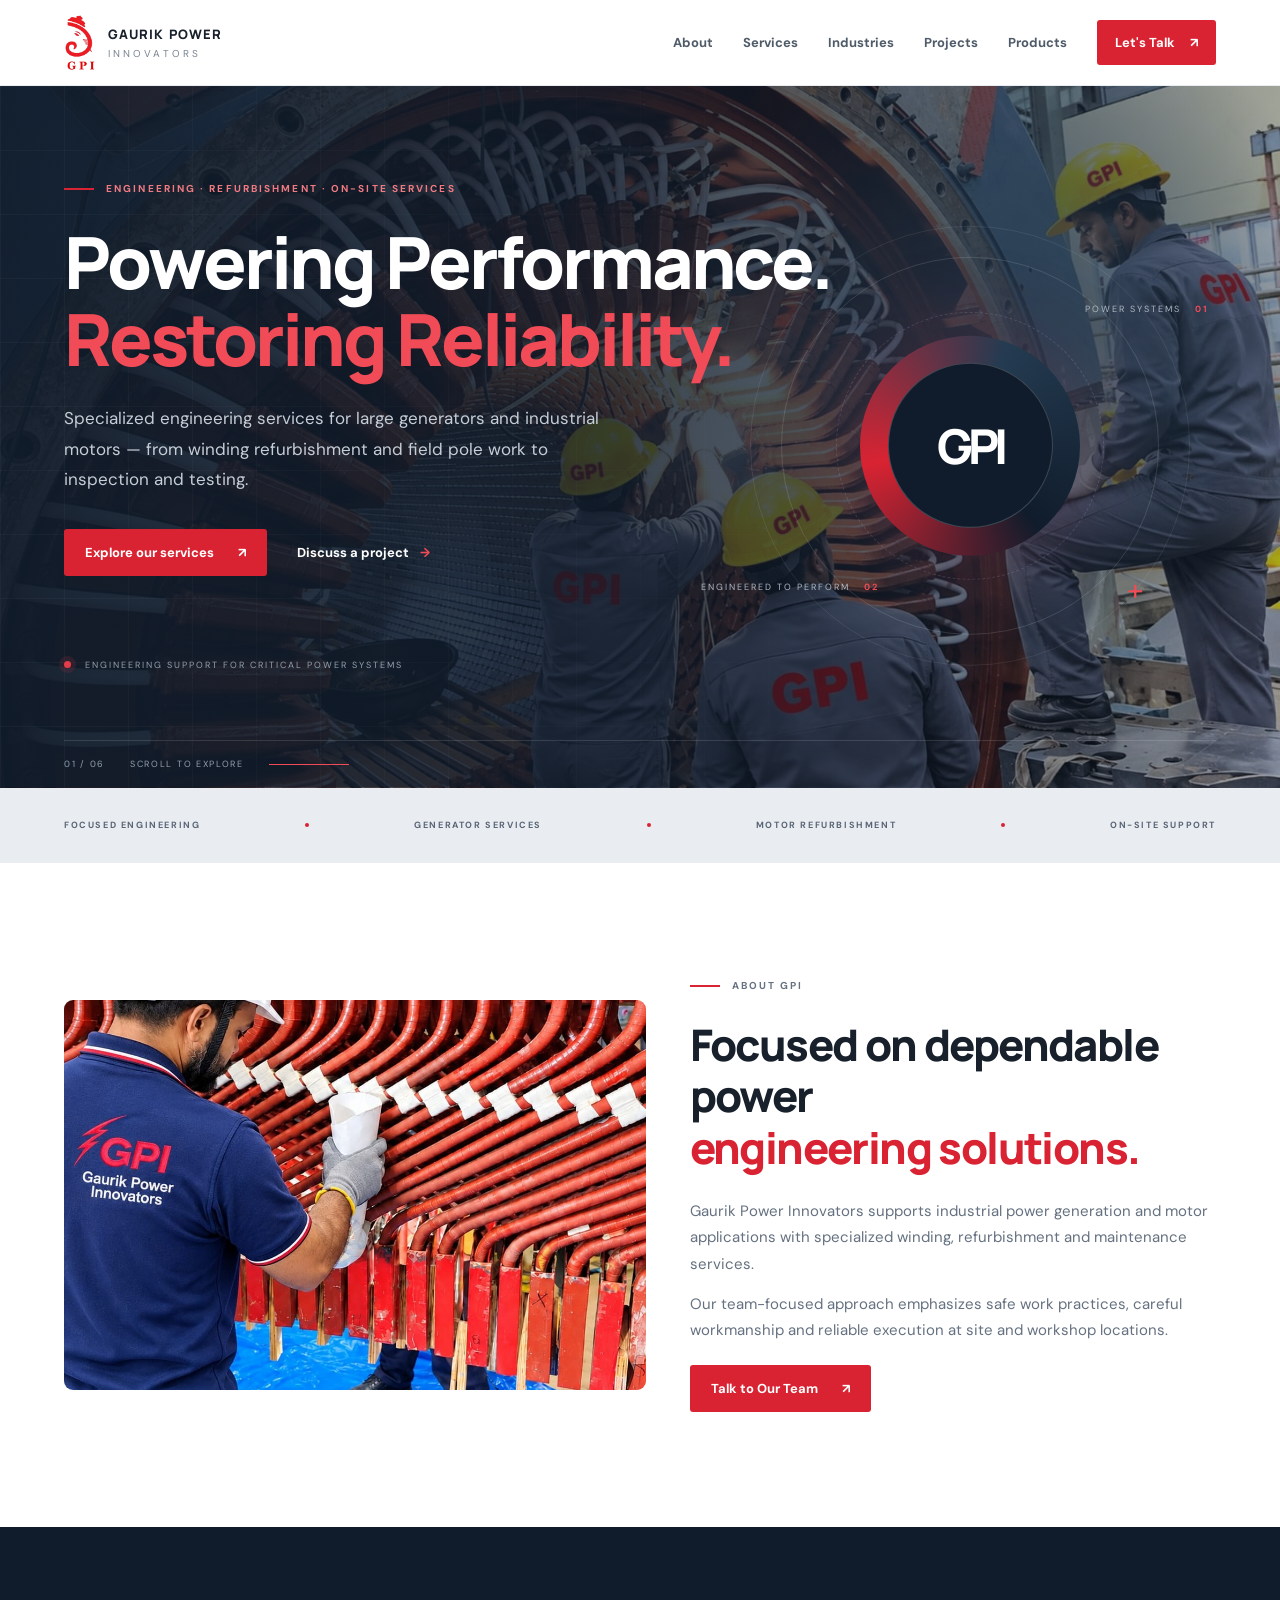
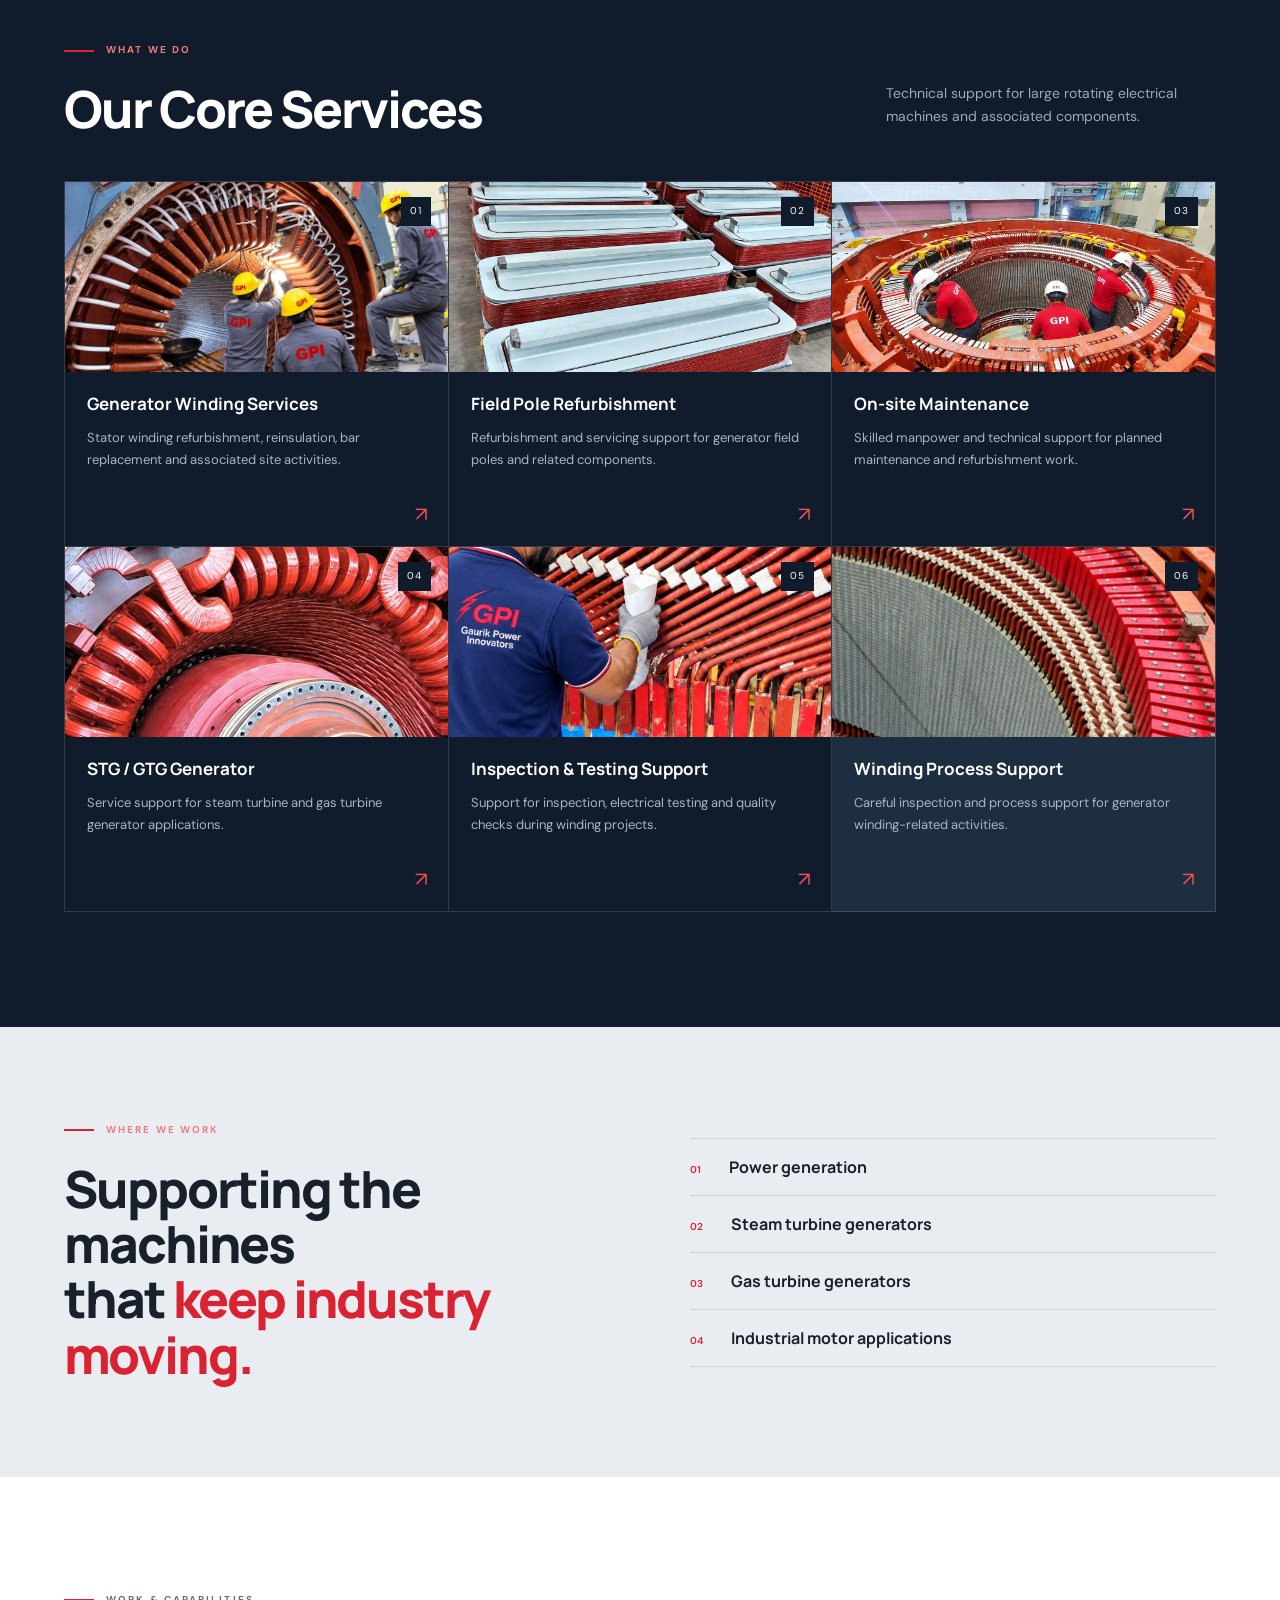
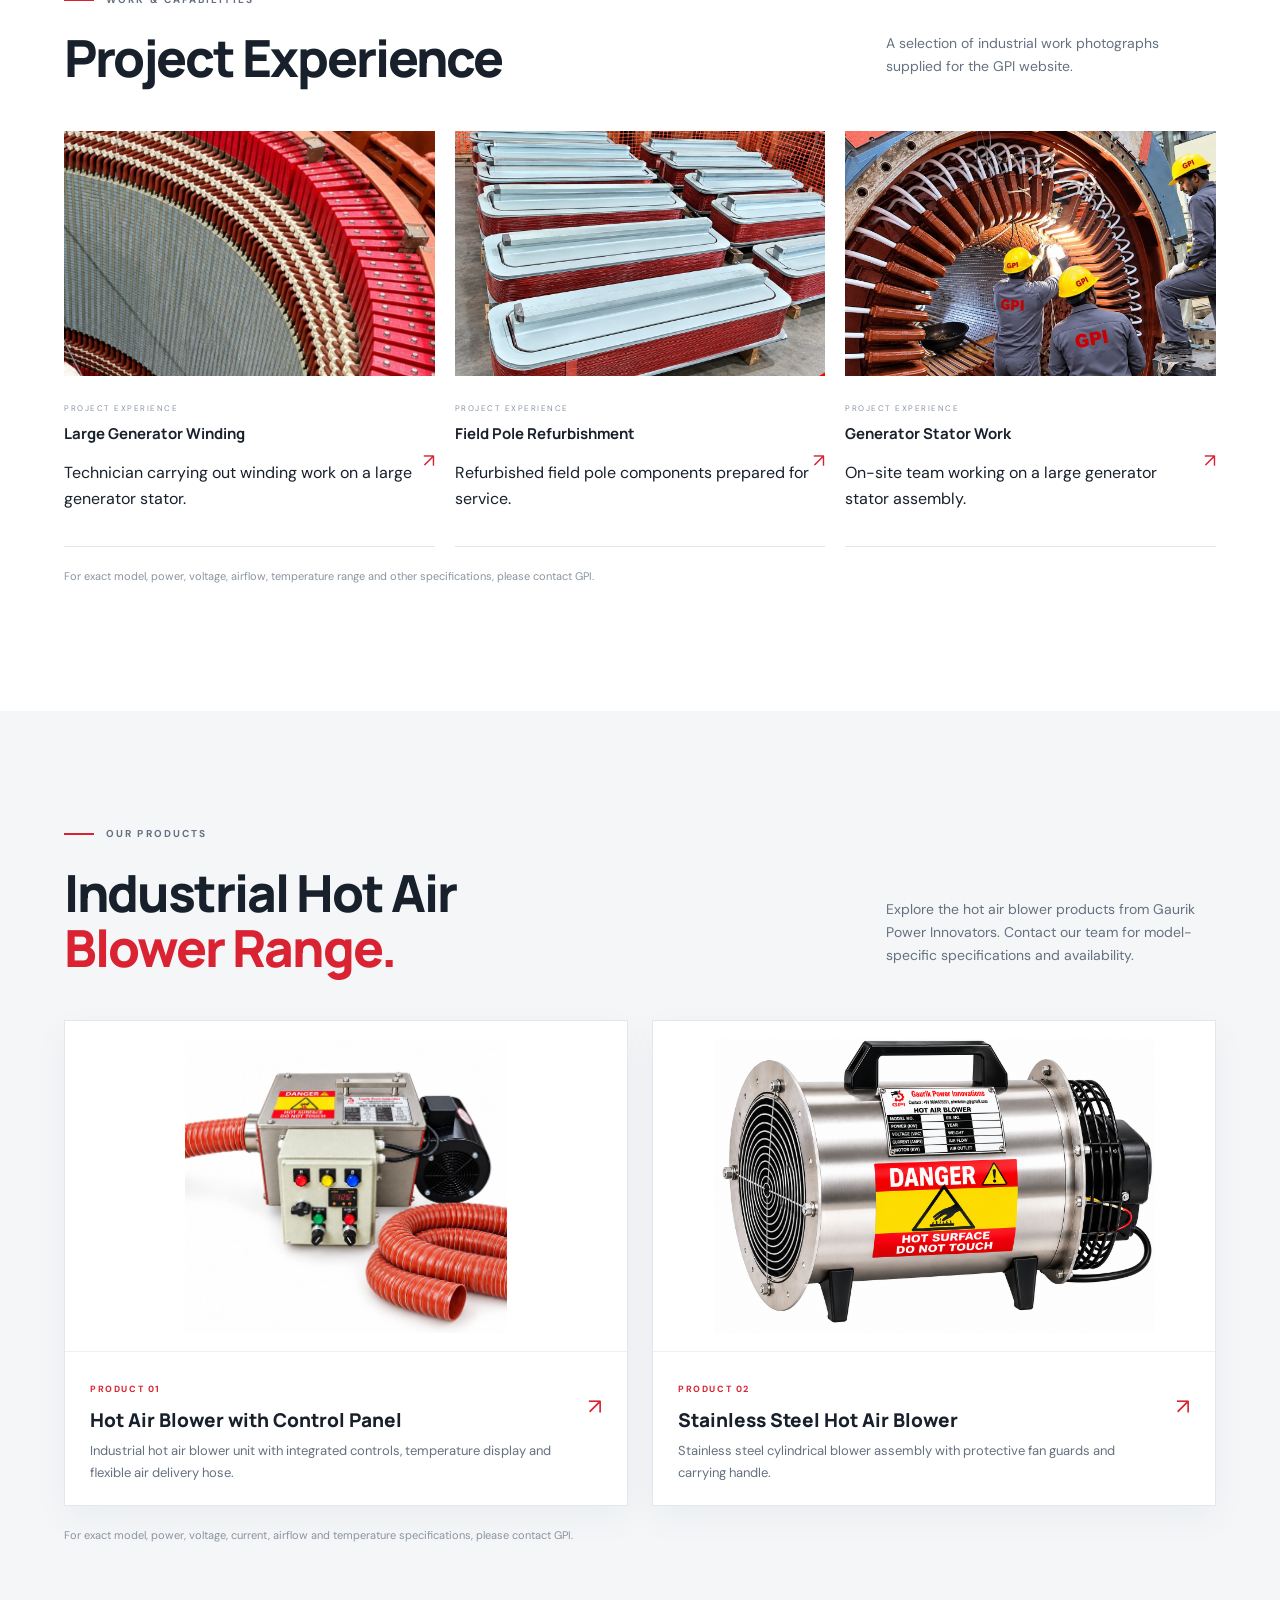
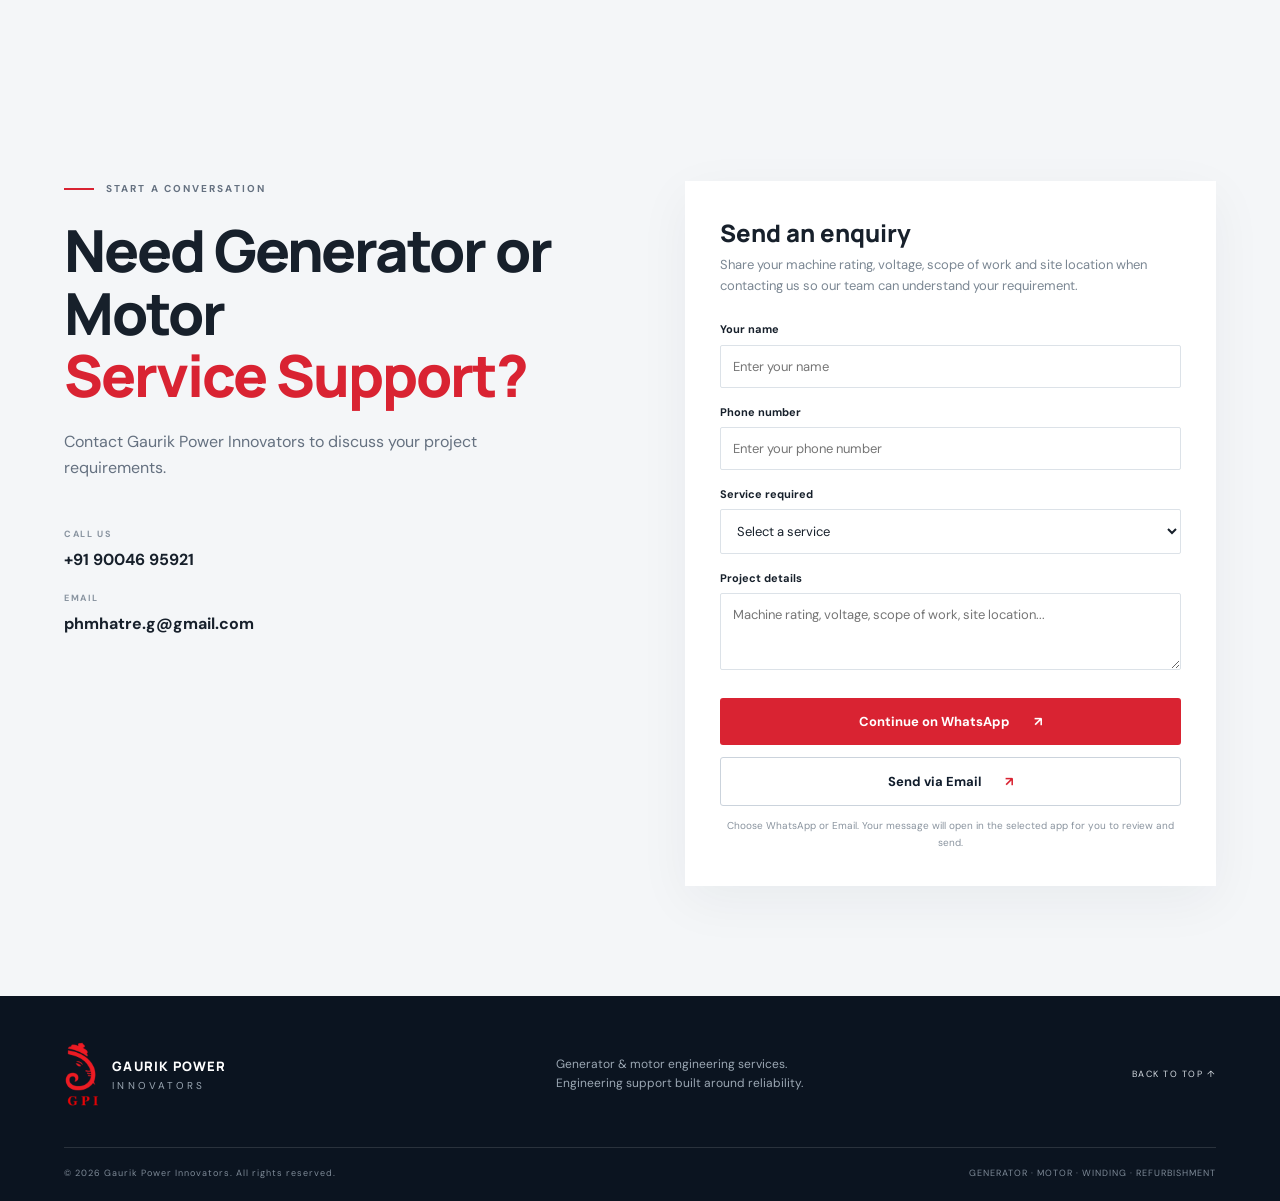
<file: index.html>
<!doctype html>
<html lang="en">
<head>
  <meta charset="utf-8">
  <meta name="viewport" content="width=device-width, initial-scale=1">
  <meta name="description" content="Gaurik Power Innovators provides generator winding, field pole refurbishment, industrial motor and on-site engineering support.">
  <meta name="theme-color" content="#101c2b">
  <title>Gaurik Power Innovators | Generator & Motor Engineering</title>
  <link rel="icon" href="static/images/gpi-favicon.png" type="image/png">
  <link rel="preconnect" href="https://fonts.googleapis.com">
  <link rel="preconnect" href="https://fonts.gstatic.com" crossorigin>
  <link href="https://fonts.googleapis.com/css2?family=DM+Sans:wght@400;500;600;700&family=Manrope:wght@400;500;600;700;800&display=swap" rel="stylesheet">
  <link rel="stylesheet" href="static/css/style.css">
  <script type="application/ld+json">
  {
    "@context": "https://schema.org",
    "@type": "Organization",
    "name": "Gaurik Power Innovators",
    "description": "Generator and motor engineering services including winding refurbishment, field pole refurbishment, inspection, testing and on-site maintenance support.",
    "email": "phmhatre.g@gmail.com",
    "telephone": "+91 9004695921"
  }
  </script>
</head>
<body>
<header class="site-header" id="top">
  <div class="container nav-wrap">
    <a class="brand" href="#top" aria-label="Gaurik Power Innovators home">
      <img class="brand-logo" src="static/images/gpi-official-logo.png" alt="GPI official logo">
      <span class="brand-copy"><strong>GAURIK POWER</strong><small>INNOVATORS</small></span>
    </a>
    <button class="menu-toggle" aria-label="Open navigation" aria-expanded="false"><span></span><span></span><span></span></button>
    <nav class="main-nav" aria-label="Main navigation">
      <a href="#about">About</a><a href="#services">Services</a><a href="#industries">Industries</a><a href="#projects">Projects</a><a href="#products">Products</a>
      <a class="nav-cta" href="#contact">Let's Talk <span>↗</span></a>
    </nav>
  </div>
</header>

<main>
<section class="hero">
  <div class="hero-grid"></div>
  <div class="container hero-content">
    <div class="eyebrow"><span class="eyebrow-line"></span> ENGINEERING · REFURBISHMENT · ON-SITE SERVICES</div>
    <h1>Powering Performance.<br><em>Restoring Reliability.</em></h1>
    <p class="hero-lead">Specialized engineering services for large generators and industrial motors — from winding refurbishment and field pole work to inspection and testing.</p>
    <div class="hero-actions">
      <a class="button button-primary" href="#services">Explore our services <span>↗</span></a>
      <a class="text-link" href="#contact">Discuss a project <span>→</span></a>
    </div>
    <div class="hero-note"><span class="pulse"></span> ENGINEERING SUPPORT FOR CRITICAL POWER SYSTEMS</div>
  </div>
  <div class="hero-art" aria-hidden="true">
    <div class="orbit orbit-one"></div><div class="orbit orbit-two"></div>
    <div class="core"><div class="core-inner">GPI</div></div>
    <div class="art-label label-top">POWER SYSTEMS <b>01</b></div>
    <div class="art-label label-bottom">ENGINEERED TO PERFORM <b>02</b></div>
    <div class="art-cross">+</div>
  </div>
  <div class="hero-bottom"><span>01 / 06</span><span>SCROLL TO EXPLORE</span><span class="scroll-line"></span></div>
</section>

<section class="trust-strip">
  <div class="container trust-inner">
    <span>FOCUSED ENGINEERING</span><i></i><span>GENERATOR SERVICES</span><i></i><span>MOTOR REFURBISHMENT</span><i></i><span>ON-SITE SUPPORT</span>
  </div>
</section>

<section class="section about-section" id="about">
  <div class="container about-feature">
    <div class="about-feature-image">
      <img src="static/images/winding-inspection-technician.jpg" alt="Gaurik Power Innovators technician working on generator winding" loading="lazy">
    </div>
    <div class="about-feature-copy">
      <div class="eyebrow dark"><span class="eyebrow-line"></span> ABOUT GPI</div>
      <h2>Focused on dependable power<br><em>engineering solutions.</em></h2>
      <p>Gaurik Power Innovators supports industrial power generation and motor applications with specialized winding, refurbishment and maintenance services.</p>
      <p>Our team-focused approach emphasizes safe work practices, careful workmanship and reliable execution at site and workshop locations.</p>
      <a class="button button-primary" href="#contact">Talk to Our Team <span>↗</span></a>
    </div>
  </div>
</section>

<section class="section services-section" id="services">
  <div class="container">
    <div class="section-heading">
      <div><div class="eyebrow"><span class="eyebrow-line"></span> WHAT WE DO</div><h2>Our Core Services</h2></div>
      <p>Technical support for large rotating electrical machines and associated components.</p>
    </div>
    <div class="service-grid">
      <article class="service-card"><div class="service-number">01</div><img class="service-image" src="static/images/generator-stator-team.jpg" alt="Generator stator winding work" loading="lazy"><div class="service-icon">⌁</div><h3>Generator Winding Services</h3><p>Stator winding refurbishment, reinsulation, bar replacement and associated site activities.</p><a href="#contact" aria-label="Enquire about generator winding services">↗</a></article>
      <article class="service-card"><div class="service-number">02</div><img class="service-image" src="static/images/field-pole-refurbishment.jpg" alt="Field pole refurbishment components" loading="lazy"><div class="service-icon">◈</div><h3>Field Pole Refurbishment</h3><p>Refurbishment and servicing support for generator field poles and related components.</p><a href="#contact" aria-label="Enquire about field pole refurbishment">↗</a></article>
      <article class="service-card"><div class="service-number">03</div><img class="service-image" src="static/images/large-generator-winding.jpg" alt="On-site generator maintenance team" loading="lazy"><div class="service-icon">⚙</div><h3>On-site Maintenance</h3><p>Skilled manpower and technical support for planned maintenance and refurbishment work.</p><a href="#contact" aria-label="Enquire about on-site maintenance">↗</a></article>
      <article class="service-card"><div class="service-number">04</div><img class="service-image" src="static/images/stg-gtg-generator.jpg" alt="STG and GTG generator assembly" loading="lazy"><div class="service-icon">◉</div><h3>STG / GTG Generator</h3><p>Service support for steam turbine and gas turbine generator applications.</p><a href="#contact" aria-label="Enquire about STG and GTG services">↗</a></article>
      <article class="service-card"><div class="service-number">05</div><img class="service-image" src="static/images/winding-inspection-technician.jpg" alt="Generator winding inspection" loading="lazy"><div class="service-icon">⌕</div><h3>Inspection & Testing Support</h3><p>Support for inspection, electrical testing and quality checks during winding projects.</p><a href="#contact" aria-label="Enquire about inspection and testing">↗</a></article>
      <article class="service-card service-card-dark"><div class="service-number">06</div><img class="service-image" src="static/images/generator-winding-technician.jpg" alt="Generator winding process work" loading="lazy"><div class="service-icon">✳</div><h3>Winding Process Support</h3><p>Careful inspection and process support for generator winding-related activities.</p><a href="#contact" aria-label="Enquire about winding process support">↗</a></article>
    </div>
  </div>
</section>

<section class="industries-section" id="industries">
  <div class="container industries-inner">
    <div><div class="eyebrow"><span class="eyebrow-line"></span> WHERE WE WORK</div><h2>Supporting the machines<br>that <em>keep industry moving.</em></h2></div>
    <div class="industry-list"><div><span>01</span> Power generation</div><div><span>02</span> Steam turbine generators</div><div><span>03</span> Gas turbine generators</div><div><span>04</span> Industrial motor applications</div></div>
  </div>
</section>

<section class="section projects-section" id="projects">
  <div class="container">
    <div class="section-heading">
      <div><div class="eyebrow dark"><span class="eyebrow-line"></span> WORK & CAPABILITIES</div><h2>Project Experience</h2></div>
      <p>A selection of industrial work photographs supplied for the GPI website.</p>
    </div>
    <div class="project-grid">
      <article class="project-card"><div class="project-visual"><img src="static/images/generator-winding-technician.jpg" alt="Technician working on the red winding sections of a large generator stator" loading="lazy"></div><div class="project-caption"><div><small>PROJECT EXPERIENCE</small><h3>Large Generator Winding</h3><p>Technician carrying out winding work on a large generator stator.</p></div><span>↗</span></div></article>
      <article class="project-card"><div class="project-visual"><img src="static/images/field-pole-refurbishment.jpg" alt="Refurbished generator field pole components arranged for service" loading="lazy"></div><div class="project-caption"><div><small>PROJECT EXPERIENCE</small><h3>Field Pole Refurbishment</h3><p>Refurbished field pole components prepared for service.</p></div><span>↗</span></div></article>
      <article class="project-card"><div class="project-visual"><img src="static/images/generator-stator-team.jpg" alt="Technicians working inside a large generator stator assembly" loading="lazy"></div><div class="project-caption"><div><small>PROJECT EXPERIENCE</small><h3>Generator Stator Work</h3><p>On-site team working on a large generator stator assembly.</p></div><span>↗</span></div></article>
    </div>
    <p class="content-note">For exact model, power, voltage, airflow, temperature range and other specifications, please contact GPI.</p>
  </div>
</section>

<section class="section products-section" id="products">
  <div class="container">
    <div class="section-heading">
      <div><div class="eyebrow dark"><span class="eyebrow-line"></span> OUR PRODUCTS</div><h2>Industrial Hot Air<br><em>Blower Range.</em></h2></div>
      <p>Explore the hot air blower products from Gaurik Power Innovators. Contact our team for model-specific specifications and availability.</p>
    </div>
    <div class="product-catalog">
      <article class="catalog-card">
        <div class="catalog-image"><img src="static/images/hot-air-blower-control-unit.jpeg" alt="GPI hot air blower with control panel and flexible hot air hose" loading="lazy"></div>
        <div class="catalog-info"><div><small>PRODUCT 01</small><h3>Hot Air Blower with Control Panel</h3><p>Industrial hot air blower unit with integrated controls, temperature display and flexible air delivery hose.</p></div><a href="#contact" aria-label="Enquire about hot air blower with control panel">↗</a></div>
      </article>
      <article class="catalog-card">
        <div class="catalog-image"><img src="static/images/stainless-steel-hot-air-blower.png" alt="GPI stainless steel cylindrical hot air blower" loading="lazy"></div>
        <div class="catalog-info"><div><small>PRODUCT 02</small><h3>Stainless Steel Hot Air Blower</h3><p>Stainless steel cylindrical blower assembly with protective fan guards and carrying handle.</p></div><a href="#contact" aria-label="Enquire about stainless steel hot air blower">↗</a></div>
      </article>
    </div>
    <p class="content-note">For exact model, power, voltage, current, airflow and temperature specifications, please contact GPI.</p>
  </div>
</section>

<section class="contact-section" id="contact">
  <div class="container contact-layout">
    <div class="contact-copy"><div class="eyebrow dark"><span class="eyebrow-line"></span> START A CONVERSATION</div><h2>Need Generator or Motor<br><em>Service Support?</em></h2><p>Contact Gaurik Power Innovators to discuss your project requirements.</p>
      <div class="contact-details"><a href="tel:+919004695921"><small>CALL US</small>+91 90046 95921</a><a href="mailto:phmhatre.g@gmail.com"><small>EMAIL</small>phmhatre.g@gmail.com</a></div>
    </div>
    <form class="enquiry-form" id="enquiryForm">
      <h3>Send an enquiry</h3><p>Share your machine rating, voltage, scope of work and site location when contacting us so our team can understand your requirement.</p>
      <label for="name">Your name</label><input id="name" name="name" required placeholder="Enter your name">
      <label for="phone">Phone number</label><input id="phone" name="phone" required inputmode="tel" placeholder="Enter your phone number">
      <label for="service">Service required</label><select id="service" name="service" required><option value="">Select a service</option><option>Generator winding services</option><option>Field pole refurbishment</option><option>On-site maintenance</option><option>STG / GTG generator support</option><option>Inspection & testing</option><option>Industrial hot air blower</option><option>Other enquiry</option></select>
      <label for="message">Project details</label><textarea id="message" name="message" rows="3" placeholder="Machine rating, voltage, scope of work, site location..."></textarea>
      <button class="button button-primary submit-button" type="submit">Continue on WhatsApp <span>↗</span></button>
      <button class="button email-submit-button" id="sendEmailButton" type="button">Send via Email <span>↗</span></button>
      <small class="form-note">Choose WhatsApp or Email. Your message will open in the selected app for you to review and send.</small>
    </form>
    <div class="email-choice-overlay" id="emailChoiceDialog" hidden>
      <div class="email-choice-dialog" role="dialog" aria-modal="true" aria-labelledby="emailChoiceTitle">
        <button class="email-choice-close" id="closeEmailChoice" type="button" aria-label="Close">×</button>
        <h3 id="emailChoiceTitle">How would you like to send your email?</h3>
        <p>Choose the email method that works best on your device.</p>
        <button class="button button-primary" id="chooseEmailApp" type="button">Open Email App <span>↗</span></button>
        <button class="button email-submit-button" id="chooseGmailBrowser" type="button">Open Gmail in Browser <span>↗</span></button>
      </div>
    </div>
  </div>
</section>
</main>

<footer class="footer">
  <div class="container footer-top"><a class="brand brand-footer" href="#top"><img class="brand-logo brand-logo-footer" src="static/images/gpi-official-logo.png" alt="GPI official logo"><span class="brand-copy"><strong>GAURIK POWER</strong><small>INNOVATORS</small></span></a><p>Generator & motor engineering services.<br>Engineering support built around reliability.</p><a class="back-top" href="#top">BACK TO TOP ↑</a></div>
  <div class="container footer-bottom"><span>© 2026 Gaurik Power Innovators. All rights reserved.</span><span>GENERATOR · MOTOR · WINDING · REFURBISHMENT</span></div>
</footer>
<script src="static/js/main.js"></script>
</body>
</html>
</file>
<file: static/css/style.css>
:root{--navy:#101c2b;--navy2:#17283b;--red:#d92332;--ink:#17202b;--muted:#657180;--paper:#f4f6f8;--white:#fff;--line:#e1e6eb;--font:'DM Sans',Arial,sans-serif;--display:'Manrope',Arial,sans-serif}
*{box-sizing:border-box}html{scroll-behavior:smooth;scroll-padding-top:86px}body{margin:0;color:var(--ink);font-family:var(--font);line-height:1.65}a{color:inherit;text-decoration:none}.container{width:min(1180px,90%);margin:auto}.site-header{height:86px;background:#fff;position:sticky;top:0;z-index:50;border-bottom:1px solid #e9edf1}.nav-wrap{height:100%;display:flex;align-items:center;justify-content:space-between}.brand{display:flex;align-items:center;gap:12px}.brand-mark{width:45px;height:45px;border-radius:9px;background:var(--navy);color:#fff;display:grid;place-items:center;font:800 19px var(--display);letter-spacing:-2px;position:relative}.brand-mark span{color:#f04a55}.brand-copy{display:flex;flex-direction:column;line-height:1.15;letter-spacing:1.1px}.brand-copy strong{font:800 13px var(--display)}.brand-copy small{font-size:10px;letter-spacing:3.1px;color:#788390;margin-top:5px}.main-nav{display:flex;align-items:center;gap:30px;font-size:13px;font-weight:700}.main-nav>a:not(.nav-cta){color:#4f5b68}.main-nav>a:hover{color:var(--red)}.nav-cta{background:var(--red);color:#fff;padding:12px 18px;border-radius:3px}.nav-cta span{margin-left:12px}.menu-toggle{display:none}
.hero{min-height:690px;background:var(--navy);color:#fff;position:relative;overflow:hidden;display:flex;align-items:center}.hero-grid{position:absolute;inset:0;background-image:linear-gradient(#ffffff08 1px,transparent 1px),linear-gradient(90deg,#ffffff08 1px,transparent 1px);background-size:64px 64px;mask-image:linear-gradient(90deg,black,transparent 85%)}.hero:after{content:"";position:absolute;width:720px;height:720px;border-radius:50%;right:-100px;top:-100px;background:radial-gradient(circle,#263b50 0,transparent 68%);opacity:.8}.hero-content{position:relative;z-index:2;padding:95px 0 115px}.eyebrow{display:flex;align-items:center;gap:12px;color:#f27b82;font-size:10px;letter-spacing:2.1px;font-weight:700}.eyebrow-line{width:30px;height:2px;background:var(--red);display:inline-block}.eyebrow.dark{color:#657180}.hero h1,.section h2,.industries-section h2,.product-copy h2,.contact-copy h2{font:800 clamp(42px,5.8vw,72px)/1.08 var(--display);letter-spacing:-3px;margin:25px 0}.hero h1 em,.section h2 em,.industries-section h2 em,.product-copy h2 em,.contact-copy h2 em{font-style:normal;color:#f04b56}.hero-lead{max-width:560px;color:#c5cdd6;font-size:17px;line-height:1.8}.hero-actions{display:flex;align-items:center;gap:30px;margin-top:34px}.button{display:inline-flex;align-items:center;justify-content:center;gap:24px;padding:15px 21px;border:0;border-radius:3px;font:700 13px var(--font);cursor:pointer}.button-primary{background:var(--red);color:#fff}.button-primary:hover{background:#b91826}.text-link{font-size:13px;font-weight:700}.text-link span{color:#f04b56;margin-left:8px}.hero-note{margin-top:82px;color:#93a0ad;font-size:9px;letter-spacing:2px}.pulse{display:inline-block;width:7px;height:7px;border-radius:50%;background:#e43c48;margin-right:10px;box-shadow:0 0 0 5px #e43c4820}.hero-art{position:absolute;z-index:1;right:7%;top:50%;transform:translateY(-48%);width:440px;height:440px;border:1px solid #ffffff14;border-radius:50%;display:grid;place-items:center}.orbit{position:absolute;border:1px solid #ffffff20;border-radius:50%}.orbit-one{inset:30px}.orbit-two{inset:85px;border-style:dashed;animation:spin 45s linear infinite}.core{width:220px;height:220px;border-radius:50%;background:conic-gradient(from 20deg,#243b51,#101c2b,#d92332,#243b51);display:grid;place-items:center;box-shadow:0 0 100px #d9233230}.core-inner{width:165px;height:165px;border-radius:50%;background:var(--navy);display:grid;place-items:center;border:1px solid #ffffff30;font:800 48px var(--display);letter-spacing:-5px}.art-label{position:absolute;font-size:9px;letter-spacing:2px;color:#aeb9c5}.art-label b{color:#f04b56;margin-left:10px}.label-top{top:75px;right:-20px}.label-bottom{bottom:70px;left:-50px}.hero-art .art-cross{position:absolute;right:45px;bottom:50px;color:#f04b56;font-size:30px}.hero-bottom{position:absolute;bottom:0;left:5%;right:5%;height:48px;border-top:1px solid #ffffff20;display:flex;align-items:center;gap:25px;color:#93a0ad;font-size:9px;letter-spacing:1.7px}.scroll-line{height:1px;background:#f04b56;width:80px}.trust-strip{background:#e9edf1}.trust-inner{min-height:75px;display:flex;align-items:center;justify-content:space-between;gap:20px;color:#596575;font-size:9px;letter-spacing:1.6px;font-weight:700}.trust-inner i{height:4px;width:4px;border-radius:50%;background:var(--red)}
.section{padding:115px 0}.two-col{display:grid;grid-template-columns:1fr 1fr;gap:100px}.section h2,.industries-section h2,.product-copy h2,.contact-copy h2{font-size:clamp(36px,4vw,52px);letter-spacing:-2px;margin:22px 0}.section h2 em,.contact-copy h2 em{color:var(--red)}.large-copy{font-size:20px;color:#5c6875;max-width:420px;line-height:1.6}.about-copy{padding-top:35px;color:#657180;font-size:15px}.about-copy p{margin:0 0 20px}.underlined-link{display:inline-block;color:var(--ink);font-weight:700;font-size:13px;margin-top:12px;border-bottom:1px solid var(--red);padding-bottom:8px}.underlined-link span{color:var(--red);margin-left:12px}.about-stat{border-top:1px solid var(--line);margin-top:45px;padding-top:22px;display:flex;align-items:center;gap:20px}.about-stat strong{font:800 40px var(--display);color:var(--red)}.about-stat span{font-size:9px;letter-spacing:1.7px;font-weight:700;color:#687482}
.services-section{background:var(--navy);color:#fff}.section-heading{display:flex;align-items:end;justify-content:space-between;gap:40px;margin-bottom:45px}.section-heading h2{margin-bottom:0}.section-heading>p{max-width:330px;color:#9da9b5;font-size:14px;margin:0 0 8px}.service-grid{display:grid;grid-template-columns:repeat(3,1fr);border-top:1px solid #ffffff24;border-left:1px solid #ffffff24}.service-card{min-height:275px;padding:28px 30px 25px;position:relative;border-right:1px solid #ffffff24;border-bottom:1px solid #ffffff24;transition:.25s}.service-card:hover{background:#1b3045;transform:translateY(-3px)}.service-number{position:absolute;right:27px;top:25px;color:#8391a0;font-size:10px;letter-spacing:1px}.service-icon{font-size:30px;color:#f04b56;margin-bottom:25px}.service-card h3{font:700 18px var(--display);margin:0 0 12px}.service-card p{font-size:13px;color:#aab5c0;line-height:1.7;max-width:280px;margin:0}.service-card>a{position:absolute;right:28px;bottom:23px;color:#f04b56;font-size:20px}.service-card-dark{background:#1c2e40}
.industries-section{padding:95px 0;background:#e9edf1}.industries-inner{display:grid;grid-template-columns:1fr 1fr;gap:100px;align-items:center}.industries-section h2{margin-bottom:0}.industries-section h2 em{color:var(--red)}.industry-list{border-top:1px solid #cbd2d9}.industry-list div{padding:17px 0;border-bottom:1px solid #cbd2d9;font:700 16px var(--display)}.industry-list span{display:inline-block;color:var(--red);font:600 10px var(--font);margin-right:25px}
.projects-section{background:#fff}.projects-section .section-heading>p{color:#657180}.project-grid{display:grid;grid-template-columns:1.3fr 1fr 1fr;gap:20px}.project-card{min-width:0}.project-visual{height:265px;position:relative;overflow:hidden;background:#182b3d}.project-large .project-visual{height:320px}.visual-one{background:linear-gradient(135deg,#172b3f,#344b60)}.visual-two{background:linear-gradient(135deg,#202b37,#58616b)}.visual-three{background:linear-gradient(135deg,#12283a,#314e64)}.visual-tag{position:absolute;top:18px;left:18px;color:#fff;border:1px solid #ffffff55;padding:6px 9px;font-size:8px;letter-spacing:1.5px;z-index:2}.visual-rings{position:absolute;width:280px;height:280px;border:28px double #aab8c655;border-radius:50%;right:-20px;bottom:-95px;box-shadow:0 0 0 25px #ffffff08,0 0 0 55px #ffffff06}.visual-rings:after{content:"";position:absolute;inset:45px;border:1px dashed #ffffff66;border-radius:50%}.visual-blocks{position:absolute;width:190px;height:190px;right:15%;bottom:-45px;transform:rotate(35deg);border:22px solid #c4cbd255;box-shadow:inset 0 0 0 15px #ffffff12,0 0 0 25px #ffffff10}.visual-lines{position:absolute;inset:65px 25px 0;background:repeating-linear-gradient(90deg,transparent 0 15px,#aab9c544 16px 20px);transform:perspective(220px) rotateX(25deg)}.project-caption{display:flex;justify-content:space-between;align-items:center;padding:17px 0;border-bottom:1px solid var(--line)}.project-caption small{font-size:8px;letter-spacing:1.5px;color:#8994a0}.project-caption h3{font:700 15px var(--display);margin:4px 0}.project-caption>span{color:var(--red);font-size:19px}.content-note{font-size:11px;color:#8a949f;margin-top:20px}
.product-section{background:var(--navy);color:#fff;padding:85px 0;overflow:hidden}.product-inner{display:grid;grid-template-columns:1fr 1.1fr;gap:80px;align-items:center}.product-symbol{height:320px;display:grid;place-items:center;position:relative}.product-symbol:before,.product-symbol:after{content:"";position:absolute;border:1px solid #ffffff1c;border-radius:50%;width:300px;height:300px}.product-symbol:after{width:230px;height:230px;border-style:dashed}.symbol-ring{width:160px;height:160px;border-radius:50%;display:grid;place-items:center;background:linear-gradient(145deg,#263f56,#101c2b);border:1px solid #ffffff44;box-shadow:0 0 80px #d9233230;font:800 36px var(--display);color:#f04b56}.product-copy p{max-width:520px;color:#aab5c0;font-size:14px;line-height:1.8}.button-outline-light{border:1px solid #ffffff70;color:#fff;margin-top:18px}.button-outline-light:hover{background:#fff;color:var(--navy)}
.contact-section{padding:110px 0;background:#f4f6f8}.contact-layout{display:grid;grid-template-columns:1fr 1fr;gap:90px;align-items:start}.contact-copy h2{font-size:58px}.contact-copy>p{max-width:420px;color:#657180}.contact-details{display:flex;flex-direction:column;gap:18px;margin-top:45px}.contact-details a{font-weight:700;font-size:16px}.contact-details small{display:block;color:#8994a0;font-size:9px;letter-spacing:1.6px;margin-bottom:5px}.enquiry-form{background:#fff;padding:35px;box-shadow:0 15px 50px #182b3d0d}.enquiry-form h3{font:800 24px var(--display);margin:0}.enquiry-form>p{font-size:13px;color:#7b8793;margin:5px 0 24px}.enquiry-form label{display:block;font-size:11px;font-weight:700;margin:15px 0 6px}.enquiry-form input,.enquiry-form select,.enquiry-form textarea{width:100%;border:1px solid #dce2e8;border-radius:2px;padding:12px;font:13px var(--font);background:#fff;color:var(--ink)}.enquiry-form input:focus,.enquiry-form select:focus,.enquiry-form textarea:focus{outline:2px solid #d9233233;border-color:var(--red)}.submit-button{width:100%;margin-top:20px}.form-note{display:block;color:#8a949f;font-size:10px;margin-top:12px;text-align:center}
.footer{background:#0b1420;color:#fff;padding:45px 0 20px}.footer-top{display:flex;align-items:center;justify-content:space-between;gap:30px;padding-bottom:40px}.brand-footer .brand-mark{background:#25384b}.brand-footer .brand-copy small{color:#9ca8b4}.footer-top p{color:#9ba7b3;font-size:12px}.back-top{font-size:9px;letter-spacing:1.5px;color:#d5dbe1}.footer-bottom{border-top:1px solid #ffffff20;padding-top:18px;display:flex;justify-content:space-between;gap:20px;color:#7e8a97;font-size:9px;letter-spacing:1px}.not-found{min-height:100vh;display:flex;flex-direction:column;align-items:center;justify-content:center;text-align:center;padding:30px}.not-found h1{font:800 100px var(--display);margin:10px}.not-found h2{margin:0}.not-found p{color:#657180}
@keyframes spin{to{transform:rotate(360deg)}}
@media(max-width:1000px){.hero-art{right:-110px;opacity:.55}.hero-content{max-width:700px}.main-nav{gap:18px}.two-col,.industries-inner,.contact-layout{gap:55px}.service-card{padding:24px 22px}.project-grid{grid-template-columns:1fr 1fr}.project-large{grid-column:span 2}.project-large .project-visual{height:280px}}
@media(max-width:760px){.site-header{height:72px}.menu-toggle{display:flex;flex-direction:column;gap:5px;border:0;background:transparent;padding:10px}.menu-toggle span{height:2px;width:23px;background:var(--navy)}.main-nav{display:none;position:absolute;top:72px;left:0;right:0;background:#fff;padding:20px 5% 25px;box-shadow:0 15px 20px #00000012;flex-direction:column;align-items:stretch;gap:17px}.main-nav.is-open{display:flex}.nav-cta{text-align:center}.hero{min-height:650px}.hero-content{padding:80px 0 100px}.hero-art{right:-220px;top:58%;opacity:.24}.hero h1{font-size:clamp(42px,10vw,60px);letter-spacing:-2px}.hero-lead{font-size:15px;max-width:470px}.hero-note{margin-top:65px}.trust-inner{flex-wrap:wrap;justify-content:center;padding:20px 0;gap:12px 17px}.trust-inner i{display:none}.section{padding:80px 0}.two-col,.industries-inner,.contact-layout,.product-inner{grid-template-columns:1fr;gap:30px}.about-copy{padding-top:0}.section-heading{display:block}.section-heading>p{margin-top:22px}.service-grid{grid-template-columns:1fr 1fr}.service-card{min-height:260px}.industries-section{padding:75px 0}.project-grid{grid-template-columns:1fr 1fr}.project-large{grid-column:span 2}.product-inner{gap:15px}.product-symbol{height:210px}.product-symbol:before{width:200px;height:200px}.product-symbol:after{width:150px;height:150px}.symbol-ring{width:115px;height:115px;font-size:28px}.contact-section{padding:80px 0}.contact-copy h2{font-size:48px}.footer-top{align-items:flex-start;flex-wrap:wrap}.footer-top p{order:3;width:100%}}
@media(max-width:520px){.container{width:88%}.hero{min-height:630px}.hero h1{font-size:43px}.hero-actions{align-items:flex-start;flex-direction:column;gap:18px}.hero-bottom{font-size:8px;gap:12px}.scroll-line{width:35px}.service-grid,.project-grid{grid-template-columns:1fr}.project-large{grid-column:auto}.project-large .project-visual,.project-visual{height:230px}.service-card{min-height:235px}.section h2,.industries-section h2,.product-copy h2{font-size:36px}.enquiry-form{padding:24px 20px}.footer-bottom{flex-direction:column}.trust-inner{font-size:8px}.contact-copy h2{font-size:45px}}
@media(prefers-reduced-motion:reduce){html{scroll-behavior:auto}*,*:before,*:after{animation-duration:.01ms!important;animation-iteration-count:1!important;transition-duration:.01ms!important}}


/* Product catalogue */
.products-section{background:#f4f6f8}
.products-heading>p{color:#657180}
.product-catalog{display:grid;grid-template-columns:1fr 1fr;gap:24px}
.catalog-card{background:#fff;border:1px solid #e2e7ec;box-shadow:0 12px 35px #15283a0b}
.catalog-image{height:340px;background:#fff;display:flex;align-items:center;justify-content:center;overflow:hidden;padding:18px}
.catalog-image img{width:100%;height:100%;object-fit:contain;display:block}
.catalog-info{padding:22px 25px;display:flex;align-items:flex-start;justify-content:space-between;gap:20px;border-top:1px solid #edf0f3}
.catalog-info small{font-size:9px;letter-spacing:1.6px;color:#d92332;font-weight:700}
.catalog-info h3{font:800 19px var(--display);margin:7px 0}
.catalog-info p{font-size:13px;color:#657180;margin:0;max-width:470px}
.catalog-info>a{color:#d92332;font-size:22px;padding-top:15px}
@media(max-width:760px){.product-catalog{grid-template-columns:1fr}.catalog-image{height:290px}}

/* Real GPI project photography */
.hero{background-image:linear-gradient(90deg,rgba(16,28,43,.96) 0%,rgba(16,28,43,.84) 48%,rgba(16,28,43,.35) 100%),url("../images/generator-stator-team.jpg");background-size:cover;background-position:center}
.project-grid{grid-template-columns:repeat(3,minmax(0,1fr))}
.project-visual{height:245px;background:#172b3f}
.project-visual img{width:100%;height:100%;object-fit:cover;display:block;transition:transform .5s ease}
.project-card:hover .project-visual img{transform:scale(1.045)}
.project-large{grid-column:auto}
.project-large .project-visual{height:245px}
@media(max-width:1000px){.project-grid{grid-template-columns:repeat(2,minmax(0,1fr))}.project-large .project-visual{height:245px}}
@media(max-width:520px){.project-grid{grid-template-columns:1fr}.project-large{grid-column:auto}}

/* Official GPI logo */
.brand-logo{display:block;width:auto;height:58px;max-width:46px;object-fit:contain;flex:0 0 auto}
.brand-copy strong{font-size:13px}
.brand-logo-footer{height:66px;max-width:52px}
@media(max-width:760px){.brand-logo{height:52px;max-width:42px}.brand-logo-footer{height:60px;max-width:48px}}


/* Layout refinements requested from the live preview */
.about-feature{display:grid;grid-template-columns:1.05fr .95fr;gap:44px;align-items:center}
.about-feature-image{height:390px;border-radius:9px;overflow:hidden;background:#e7ebef}
.about-feature-image img{width:100%;height:100%;object-fit:cover;display:block}
.about-feature-copy h2{font:800 clamp(32px,3.4vw,46px)/1.18 var(--display);letter-spacing:-1.6px;margin:25px 0}
.about-feature-copy h2 em{font-style:normal;color:var(--red)}
.about-feature-copy p{font-size:15px;color:#657180;line-height:1.75;margin:0 0 14px}
.about-feature-copy .button{margin-top:8px}
.service-card{padding:0 0 28px;overflow:hidden;min-height:365px}
.service-card .service-number{z-index:2;top:15px;right:17px;background:#101c2b;color:#fff;padding:6px 9px}
.service-card .service-icon{display:none}
.service-card .service-image{display:block;width:100%;height:190px;object-fit:cover;margin-bottom:20px}
.service-card h3,.service-card p{margin-left:22px;margin-right:22px}
.service-card h3{font-size:17px}
.service-card p{max-width:none;padding-bottom:8px}
.service-card>a{bottom:15px;right:20px}
.products-section{background:#f4f6f8}
.products-section .section-heading>p{color:#657180}
.product-catalog{display:grid;grid-template-columns:1fr 1fr;gap:24px}
.catalog-card{background:#fff;border:1px solid #e2e7ec;box-shadow:0 12px 35px #15283a0b}
.catalog-image{height:330px;background:#fff;display:flex;align-items:center;justify-content:center;overflow:hidden;padding:18px}
.catalog-image img{width:100%;height:100%;object-fit:contain;display:block}
.catalog-info{padding:22px 25px;display:flex;align-items:flex-start;justify-content:space-between;gap:20px;border-top:1px solid #edf0f3}
.catalog-info small{font-size:9px;letter-spacing:1.6px;color:#d92332;font-weight:700}
.catalog-info h3{font:800 19px var(--display);margin:7px 0}
.catalog-info p{font-size:13px;color:#657180;margin:0;max-width:470px}
.catalog-info>a{color:#d92332;font-size:22px;padding-top:15px}
@media(max-width:760px){
 .about-feature{grid-template-columns:1fr;gap:28px}
 .about-feature-image{height:300px}
 .service-grid{grid-template-columns:1fr 1fr}
 .product-catalog{grid-template-columns:1fr}
 .catalog-image{height:290px}
}
@media(max-width:520px){
 .service-grid{grid-template-columns:1fr}
 .service-card{min-height:340px}
 .service-card .service-image{height:210px}
}


/* Secondary email enquiry action */
.email-submit-button{width:100%;margin-top:12px;background:#fff;color:#101c2b;border:1px solid #cbd3dc}
.email-submit-button:hover{background:#f2f4f6;border-color:#d92332;color:#d92332}
.email-submit-button span{color:#d92332}


/* Email destination chooser */
.email-choice-overlay[hidden]{display:none}
.email-choice-overlay{position:fixed;inset:0;z-index:9999;background:rgba(8,17,27,.68);display:flex;align-items:center;justify-content:center;padding:20px}
.email-choice-dialog{position:relative;width:min(100%,430px);background:#fff;border-radius:10px;padding:34px;box-shadow:0 24px 80px #0005}
.email-choice-dialog h3{font:800 23px/1.25 var(--display);color:#101c2b;margin:0 28px 10px 0}
.email-choice-dialog p{font-size:14px;line-height:1.6;color:#657180;margin:0 0 22px}
.email-choice-dialog .button{width:100%;margin-top:10px;justify-content:center}
.email-choice-close{position:absolute;top:12px;right:14px;border:0;background:transparent;color:#526071;font-size:28px;cursor:pointer;line-height:1}
@media(max-width:480px){.email-choice-dialog{padding:28px 22px}.email-choice-dialog h3{font-size:21px}}
</file>
